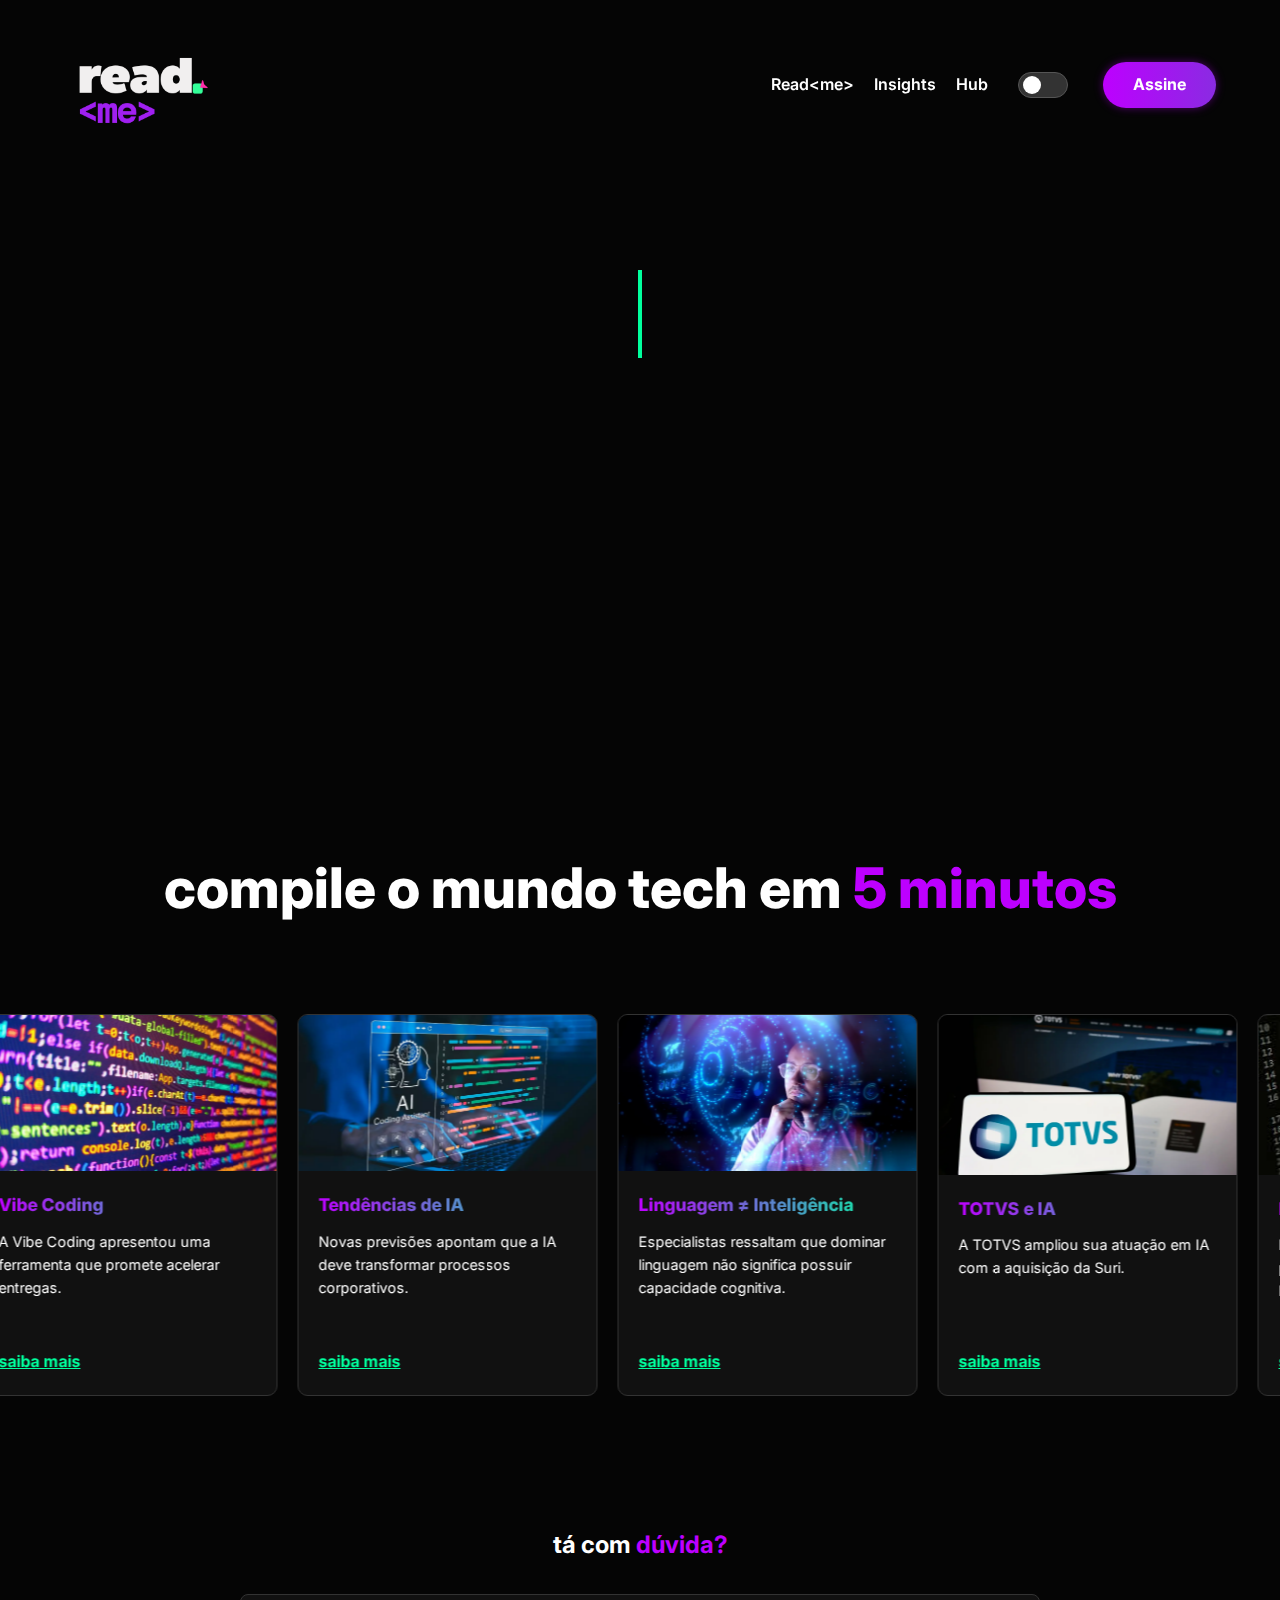
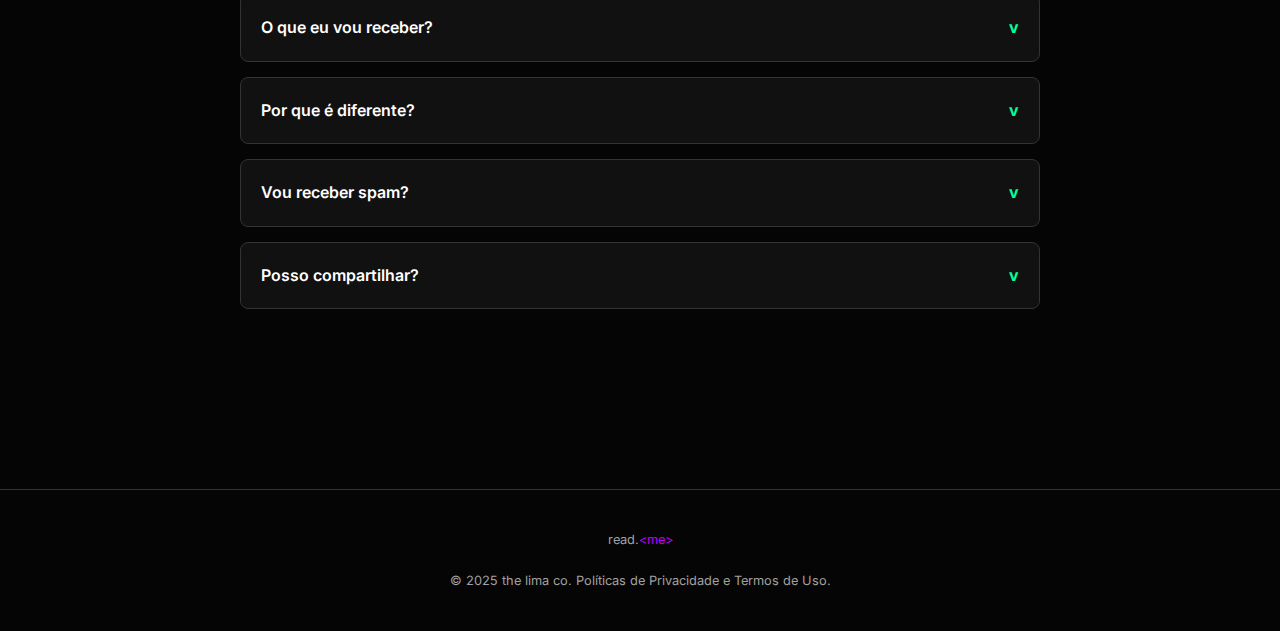
<file: index.html>
<!DOCTYPE html>
<html lang="pt-br">
<head>
    <meta charset="UTF-8">
    <meta name="viewport" content="width=device-width, initial-scale=1.0">
    <title>read.me | Cheat Sheet Tech</title>
    <link rel="stylesheet" href="assets/css/style.css">
</head>
<body class="preload">

    <script>
        (function() {
            const theme = localStorage.getItem('theme');
            if (theme === 'light-mode') {
                document.body.classList.add('light-mode');
            }
        })();
    </script>

  <nav>
        <a href="index.html" class="logo-link">
            <img src="assets/img/logo.png.png" alt="Read.me Logo" class="logo-img">
        </a>
        
        <a href="cadastro.html" class="btn-pill-gradient mobile-only-btn">Assine</a>

        <div class="hamburger-menu">
            <div class="bar"></div>
            <div class="bar"></div>
            <div class="bar"></div>
        </div>
        
        <div class="nav-right">
            <div class="nav-links">
                <a href="index.html">Read&lt;me&gt;</a>
                <a href="cadastro.html">Insights</a>
                <a href="interacao.html">Hub</a>
            </div>

            <div class="theme-switch-wrapper">
                <label class="theme-switch" for="checkbox-theme">
                    <input type="checkbox" id="checkbox-theme" />
                    <div class="slider round"></div>
                </label>
            </div>

            <a href="cadastro.html" class="btn-pill-gradient desktop-only-btn">Assine</a>
        </div>
    </nav>
    <header class="hero">
        <div class="hero-typewriter-container">
            <h1 class="hero-title type-line-1">
                O <span class="text-purple">cheat sheet</span> diário
            </h1>
            <h1 class="hero-title type-line-2">
                do <span class="text-green">universo tech.</span>
            </h1>
        </div>
        
        <p class="hero-slogan animate-text delay-2">Porque ninguém tem tempo de ler textão.</p>

        <form class="newsletter-form animate-text delay-2" action="cadastro.html" method="GET">
            <input type="email" name="email" placeholder="Insira seu email" required>
            <button type="submit" class="btn-purple">Quero ler</button>
        </form>
    </header>

    <section class="news-section">
        <div class="section-title">
             <div class="typewriter-center">
                <h2 class="type-news">
                    compile o mundo tech em <span style="color: #bd00ff;">5 minutos</span>
                </h2>
             </div>
        </div>

        <div class="marquee-container">
            <div class="marquee-content">
                <div class="news-card"><img src="assets/img/noticia1.png" alt="Noticia 1"><div class="card-content"><h3 class="title-gradient">Vibe Coding</h3><p>A Vibe Coding apresentou uma ferramenta que promete acelerar entregas.</p><a href="#" class="link-green">saiba mais</a></div></div>
                <div class="news-card"><img src="assets/img/noticia2.png" alt="Noticia 2"><div class="card-content"><h3 class="title-gradient">Tendências de IA</h3><p>Novas previsões apontam que a IA deve transformar processos corporativos.</p><a href="#" class="link-green">saiba mais</a></div></div>
                <div class="news-card"><img src="assets/img/noticia3.png" alt="Noticia 3"><div class="card-content"><h3 class="title-gradient">Linguagem ≠ Inteligência</h3><p>Especialistas ressaltam que dominar linguagem não significa possuir capacidade cognitiva.</p><a href="#" class="link-green">saiba mais</a></div></div>
                <div class="news-card"><img src="assets/img/noticia4.png" alt="Noticia 4"><div class="card-content"><h3 class="title-gradient">TOTVS e IA</h3><p>A TOTVS ampliou sua atuação em IA com a aquisição da Suri.</p><a href="#" class="link-green">saiba mais</a></div></div>
                <div class="news-card"><img src="assets/img/noticia5.png" alt="Noticia 5"><div class="card-content"><h3 class="title-gradient">Fim do JS?</h3><p>Novo framework baseado em Rust promete ser 10x mais rápido que o React.</p><a href="#" class="link-green">saiba mais</a></div></div>
                <div class="news-card"><img src="assets/img/noticia6.png" alt="Noticia 6"><div class="card-content"><h3 class="title-gradient">Vazamento Global</h3><p>Falha em servidor de nuvem expõe dados de big techs.</p><a href="#" class="link-green">saiba mais</a></div></div>
                <div class="news-card"><img src="assets/img/noticia7.png" alt="Noticia 7"><div class="card-content"><h3 class="title-gradient">NVIDIA dispara</h3><p>Com a alta demanda por chips de IA, as ações da empresa disparam novamente.</p><a href="#" class="link-green">saiba mais</a></div></div>
                <div class="news-card"><img src="assets/img/noticia8.png" alt="Noticia 8"><div class="card-content"><h3 class="title-gradient">Web 4.0</h3><p>Conceito de internet descentralizada ganha força com novos protocolos.</p><a href="#" class="link-green">saiba mais</a></div></div>

                <div class="news-card"><img src="assets/img/noticia1.png"><div class="card-content"><h3 class="title-gradient">Vibe Coding</h3><p>A Vibe Coding apresentou uma ferramenta que promete acelerar entregas.</p><a href="#" class="link-green">saiba mais</a></div></div>
                <div class="news-card"><img src="assets/img/noticia2.png"><div class="card-content"><h3 class="title-gradient">Tendências de IA</h3><p>Novas previsões apontam que a IA deve transformar processos corporativos.</p><a href="#" class="link-green">saiba mais</a></div></div>
                <div class="news-card"><img src="assets/img/noticia3.png"><div class="card-content"><h3 class="title-gradient">Linguagem ≠ Inteligência</h3><p>Especialistas ressaltam que dominar linguagem não significa possuir capacidade cognitiva.</p><a href="#" class="link-green">saiba mais</a></div></div>
                <div class="news-card"><img src="assets/img/noticia4.png"><div class="card-content"><h3 class="title-gradient">TOTVS e IA</h3><p>A TOTVS ampliou sua atuação em IA com a aquisição da Suri.</p><a href="#" class="link-green">saiba mais</a></div></div>
                <div class="news-card"><img src="assets/img/noticia5.png"><div class="card-content"><h3 class="title-gradient">Fim do JS?</h3><p>Novo framework baseado em Rust promete ser 10x mais rápido que o React.</p><a href="#" class="link-green">saiba mais</a></div></div>
                <div class="news-card"><img src="assets/img/noticia6.png"><div class="card-content"><h3 class="title-gradient">Vazamento Global</h3><p>Falha em servidor de nuvem expõe dados de big techs.</p><a href="#" class="link-green">saiba mais</a></div></div>
                <div class="news-card"><img src="assets/img/noticia7.png"><div class="card-content"><h3 class="title-gradient">NVIDIA dispara</h3><p>Com a alta demanda por chips de IA, as ações da empresa disparam novamente.</p><a href="#" class="link-green">saiba mais</a></div></div>
                <div class="news-card"><img src="assets/img/noticia8.png"><div class="card-content"><h3 class="title-gradient">Web 4.0</h3><p>Conceito de internet descentralizada ganha força com novos protocolos.</p><a href="#" class="link-green">saiba mais</a></div></div>
            </div>
        </div>
    </section>

    <section class="faq-section">
        <h2 style="margin-bottom: 30px; text-align: center;">tá com <span style="color: #bd00ff;">dúvida?</span></h2>
        <div class="faq-container">
            <div class="faq-item">
                <div class="faq-question"><span>O que eu vou receber?</span><span class="arrow">v</span></div>
                <div class="faq-answer"><p>Um resumo direto e imparcial das principais notícias do mundo Tech.</p></div>
            </div>
            <div class="faq-item">
                <div class="faq-question"><span>Por que é diferente?</span><span class="arrow">v</span></div>
                <div class="faq-answer"><p>Se chegou até aqui, já temos sua atenção. Leia e descubra!</p></div>
            </div>
            <div class="faq-item">
                <div class="faq-question"><span>Vou receber spam?</span><span class="arrow">v</span></div>
                <div class="faq-answer"><p>Não! Só enviamos conteúdos relevantes.</p></div>
            </div>
            <div class="faq-item">
                <div class="faq-question"><span>Posso compartilhar?</span><span class="arrow">v</span></div>
                <div class="faq-answer"><p>Claro! Vamos deixar todo mundo por dentro.</p></div>
            </div>
        </div>
    </section>

    <footer>
        <div class="logo" style="margin-bottom: 20px;">read.<span style="color: #bd00ff;">&lt;me&gt;</span></div>
        <p>&copy; 2025 the lima co. Políticas de Privacidade e Termos de Uso.</p>
    </footer>

    <script src="assets/js/script.js"></script>
</body>
</html>
</file>
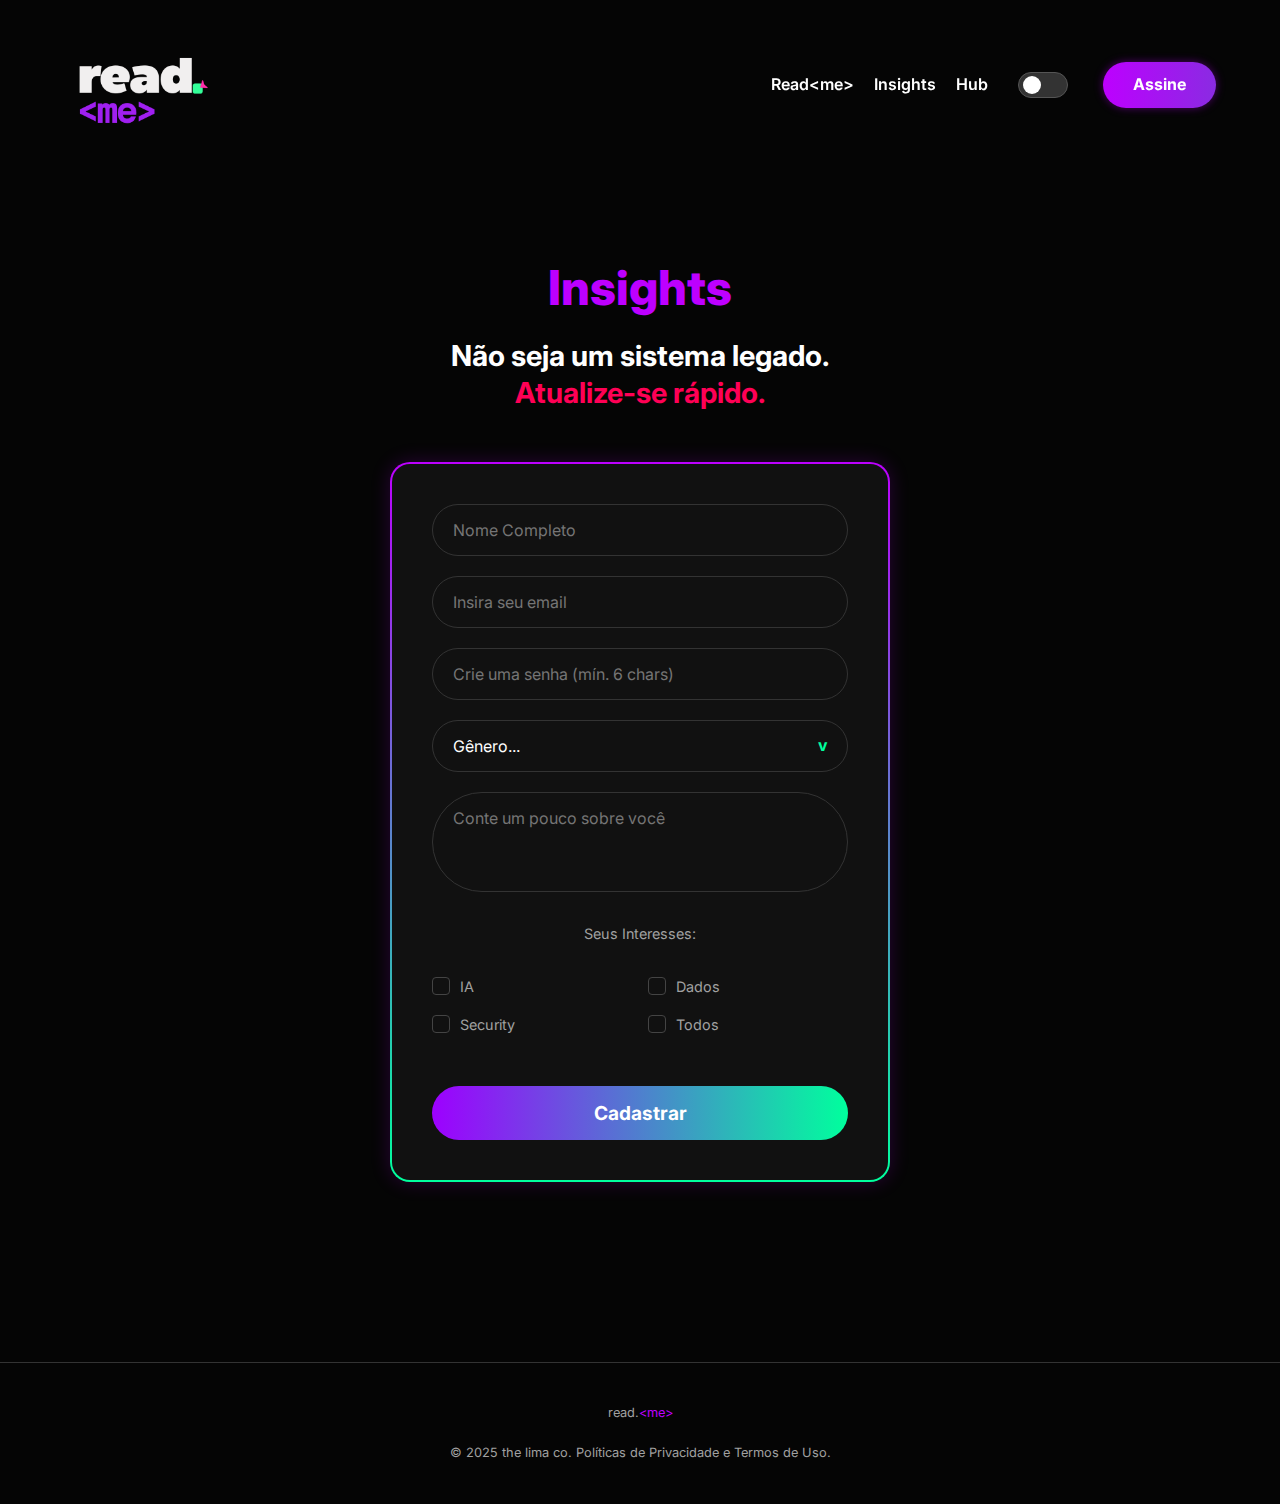
<file: cadastro.html>
<!DOCTYPE html>
<html lang="pt-br">
<head>
    <meta charset="UTF-8">
    <meta name="viewport" content="width=device-width, initial-scale=1.0">
    <title>Cadastro | read.me</title>
    <link rel="stylesheet" href="assets/css/style.css">
</head>
<body class="preload">

    <script>
        (function() {
            const theme = localStorage.getItem('theme');
            if (theme === 'light-mode') document.body.classList.add('light-mode');
        })();
    </script>

   <nav>
        <a href="index.html" class="logo-link">
            <img src="assets/img/logo.png.png" alt="Read.me Logo" class="logo-img">
        </a>
        
        <a href="cadastro.html" class="btn-pill-gradient mobile-only-btn">Assine</a>

        <div class="hamburger-menu">
            <div class="bar"></div>
            <div class="bar"></div>
            <div class="bar"></div>
        </div>
        
        <div class="nav-right">
            <div class="nav-links">
                <a href="index.html">Read&lt;me&gt;</a>
                <a href="cadastro.html">Insights</a>
                <a href="interacao.html">Hub</a>
            </div>

            <div class="theme-switch-wrapper">
                <label class="theme-switch" for="checkbox-theme">
                    <input type="checkbox" id="checkbox-theme" />
                    <div class="slider round"></div>
                </label>
            </div>

            <a href="cadastro.html" class="btn-pill-gradient desktop-only-btn">Assine</a>
        </div>
    </nav>
    <section class="insights-container">
        <h1 class="page-title">Insights</h1>
        <h2 class="page-subtitle">Não seja um sistema legado.<br><span class="text-pink">Atualize-se rápido.</span></h2>

        <div class="neon-card-wrapper">
            <div class="neon-card-content">
                <div id="form-messages" class="form-messages"></div>
                <form class="insights-form" novalidate>
                    <input type="text" id="nome" placeholder="Nome Completo" class="form-input" required>
                    <input type="email" id="email-input" placeholder="Insira seu email" class="form-input" required>
                    <input type="password" id="senha" placeholder="Crie uma senha (mín. 6 chars)" class="form-input" required>
                    <div class="custom-select-wrapper">
                        <select id="genero" class="form-input" required>
                            <option value="" disabled selected>Gênero...</option>
                            <option value="masculino">Masculino</option>
                            <option value="feminino">Feminino</option>
                            <option value="outro">Outro</option>
                        </select>
                        <span class="select-arrow">v</span>
                    </div>
                    <textarea id="bio" placeholder="Conte um pouco sobre você" class="form-input bio-textarea"></textarea>
                    <p style="color: #a1a1a1; margin-top: 10px; font-size: 0.9rem;">Seus Interesses:</p>
                    <div class="checkbox-grid">
                        <label class="checkbox-container"><input type="checkbox" name="interesse" value="IA"><span class="checkmark"></span> IA</label>
                        <label class="checkbox-container"><input type="checkbox" name="interesse" value="Dados"><span class="checkmark"></span> Dados</label>
                        <label class="checkbox-container"><input type="checkbox" name="interesse" value="Seguranca"><span class="checkmark"></span> Security</label>
                        <label class="checkbox-container"><input type="checkbox" name="interesse" value="Todos"><span class="checkmark"></span> Todos</label>
                    </div>
                    <button type="submit" class="btn-large-gradient">Cadastrar</button>
                </form>
            </div>
        </div>
    </section>

    <footer>
        <div class="logo" style="margin-bottom: 20px;">read.<span style="color: #bd00ff;">&lt;me&gt;</span></div>
        <p>&copy; 2025 the lima co. Políticas de Privacidade e Termos de Uso.</p>
    </footer>

    <script src="assets/js/script.js"></script>
</body>
</html>
</file>
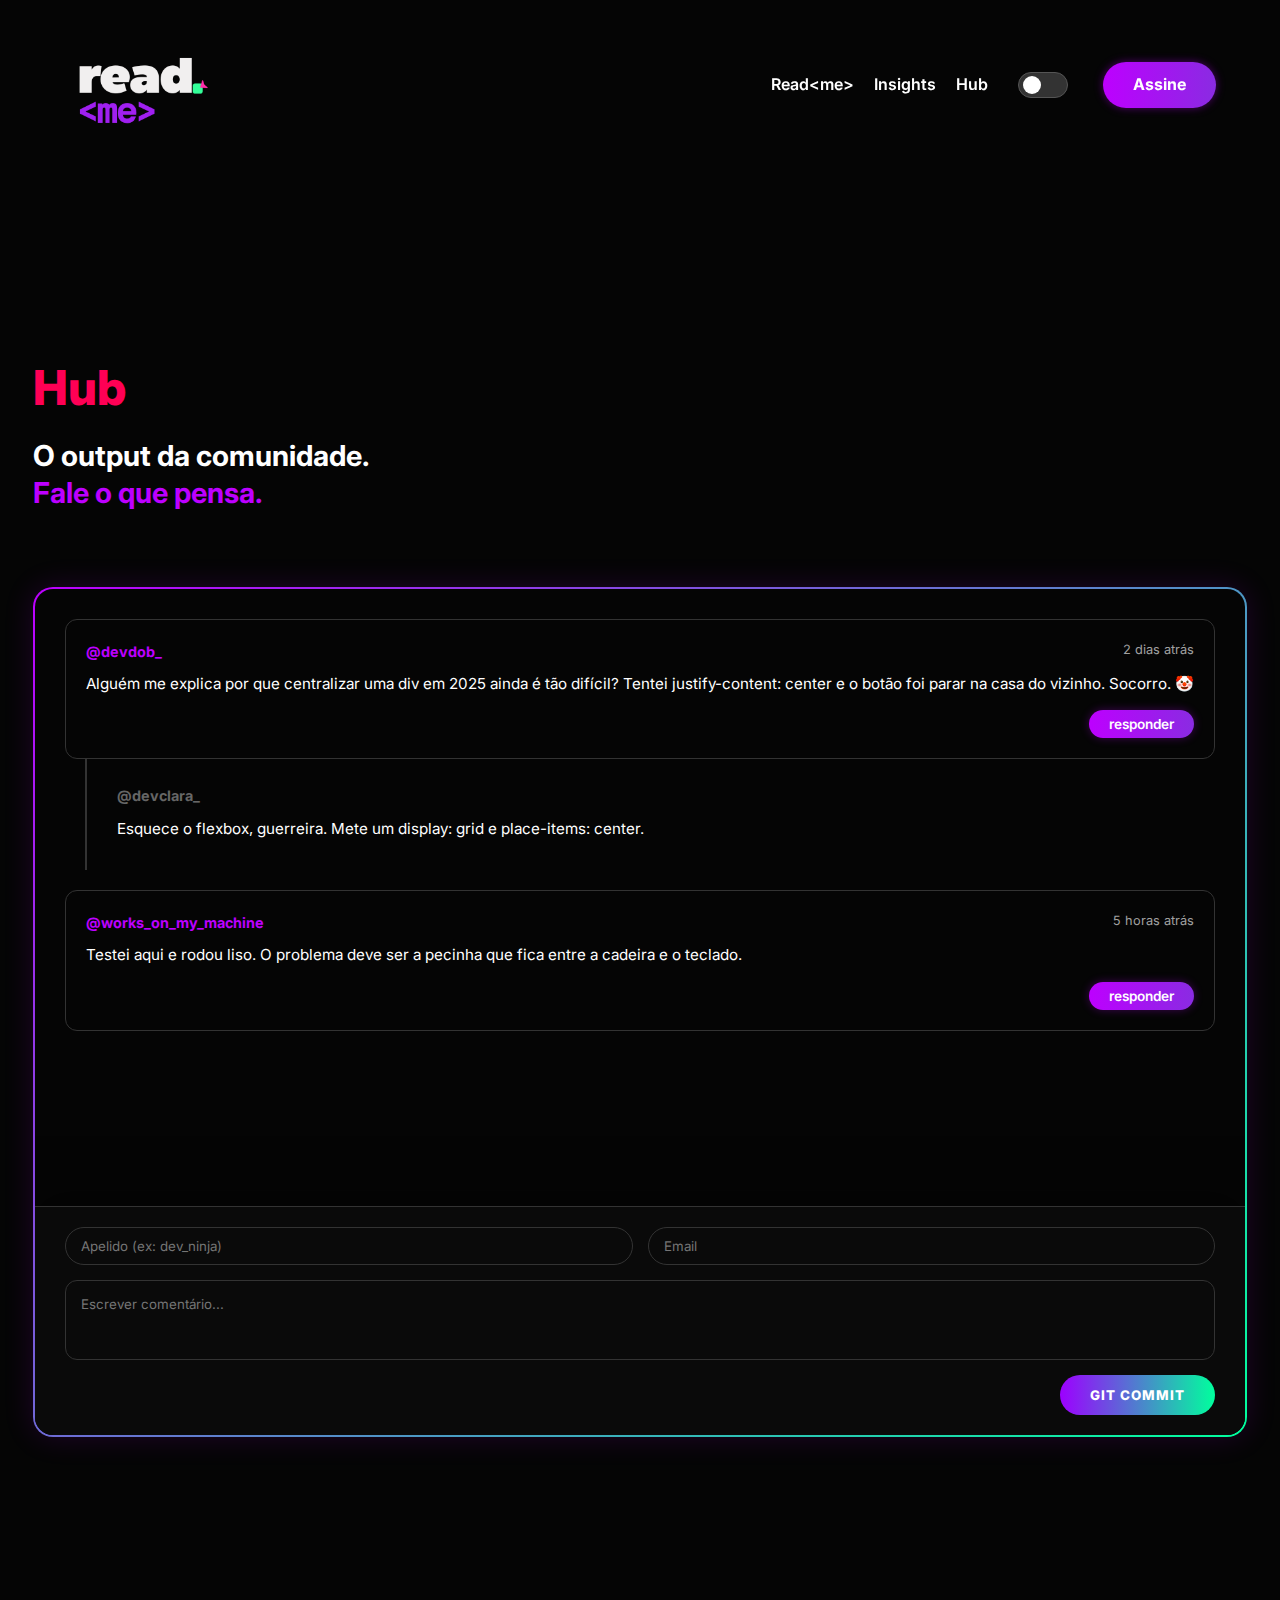
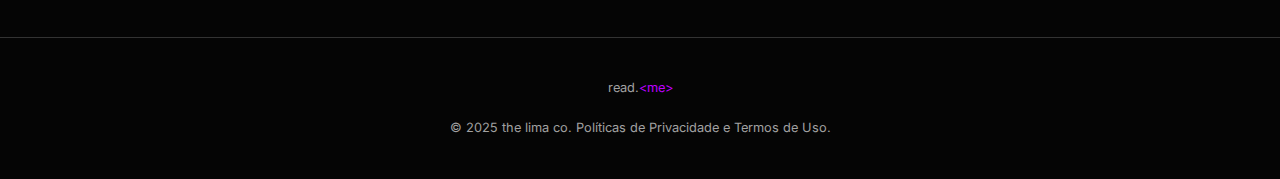
<file: interacao.html>
<!DOCTYPE html>
<html lang="pt-br">
<head>
    <meta charset="UTF-8">
    <meta name="viewport" content="width=device-width, initial-scale=1.0">
    <title>Interação | read.me</title>
    <link rel="stylesheet" href="assets/css/style.css">
    <link href='https://unpkg.com/boxicons@2.1.4/css/boxicons.min.css' rel='stylesheet'>
</head>
<body class="preload">

    <script>
        (function() {
            const theme = localStorage.getItem('theme');
            if (theme === 'light-mode') document.body.classList.add('light-mode');
        })();
    </script>

    <nav>
        <a href="index.html" class="logo-link">
            <img src="assets/img/logo.png.png" alt="Read.me Logo" class="logo-img">
        </a>
        
        <a href="cadastro.html" class="btn-pill-gradient mobile-only-btn">Assine</a>

        <div class="hamburger-menu">
            <div class="bar"></div>
            <div class="bar"></div>
            <div class="bar"></div>
        </div>
        
        <div class="nav-right">
            <div class="nav-links">
                <a href="index.html">Read&lt;me&gt;</a>
                <a href="cadastro.html">Insights</a>
                <a href="interacao.html">Hub</a>
            </div>

            <div class="theme-switch-wrapper">
                <label class="theme-switch" for="checkbox-theme">
                    <input type="checkbox" id="checkbox-theme" />
                    <div class="slider round"></div>
                </label>
            </div>

            <a href="cadastro.html" class="btn-pill-gradient desktop-only-btn">Assine</a>
        </div>
    </nav>
    <section class="hub-section">
        
        <div class="hub-header-text">
            <h1 class="page-title text-pink">Hub</h1>
            <h2 class="page-subtitle">O output da comunidade.<br><span style="color: #bd00ff;">Fale o que pensa.</span></h2>
        </div>

        <div class="hub-container-neon">
            <div class="hub-inner-content">
                
                <div class="feed-scroll-area">
                    
                    <div class="post-thread">
                        <div class="post-card">
                            <div class="post-header">
                                <span class="user-handle">@devdob_</span>
                                <span class="post-time">2 dias atrás</span>
                            </div>
                            <p class="post-body">
                                Alguém me explica por que centralizar uma div em 2025 ainda é tão difícil? Tentei justify-content: center e o botão foi parar na casa do vizinho. Socorro. 🤡
                            </p>
                            <div class="post-actions">
                                <button class="btn-reply">responder</button>
                            </div>
                        </div>

                        <div class="post-reply">
                            <div class="reply-line"></div> 
                            <div class="post-card reply-card">
                                <div class="post-header">
                                    <span class="user-handle" style="color: #666;">@devclara_</span>
                                </div>
                                <p class="post-body">
                                    Esquece o flexbox, guerreira. Mete um display: grid e place-items: center.
                                </p>
                            </div>
                        </div>
                    </div>

                    <div class="post-thread">
                        <div class="post-card">
                            <div class="post-header">
                                <span class="user-handle">@works_on_my_machine</span>
                                <span class="post-time">5 horas atrás</span>
                            </div>
                            <p class="post-body">
                                Testei aqui e rodou liso. O problema deve ser a pecinha que fica entre a cadeira e o teclado.
                            </p>
                            <div class="post-actions">
                                <button class="btn-reply">responder</button>
                            </div>
                        </div>
                    </div>

                </div> 

                <div class="hub-input-area">
                    <div class="reply-status-bar" id="reply-status">
                        <span>Respondendo a <strong id="reply-target-name">@alguem</strong></span>
                        <button class="btn-cancel-reply-mode">✕</button>
                    </div>

                    <div class="input-row">
                        <input type="text" id="hub-apelido" placeholder="Apelido (ex: dev_ninja)" class="hub-input">
                        <input type="email" placeholder="Email" class="hub-input">
                    </div>
                    <textarea id="hub-msg" placeholder="Escrever comentário..." class="hub-textarea"></textarea>
                    
                    <div class="hub-actions">
                        <button class="btn-git-commit">GIT COMMIT</button>
                    </div>
                </div>

            </div>
        </div>

    </section>

    <footer>
        <div class="logo" style="margin-bottom: 20px;">read.<span style="color: #bd00ff;">&lt;me&gt;</span></div>
        <p>&copy; 2025 the lima co. Políticas de Privacidade e Termos de Uso.</p>
    </footer>

    <script src="assets/js/script.js"></script>
</body>
</html>
</file>
<file: assets/css/style.css>
/* --- 1. CONFIGURAÇÕES GERAIS E VARIÁVEIS --- */
@import url('https://fonts.googleapis.com/css2?family=Inter:wght@300;400;600;700;800&display=swap');

:root {
    /* Cores PADRÃO (Modo Escuro) */
    --bg-color: #050505;
    --text-color: #ffffff;
    --primary-purple: #bd00ff;
    --primary-green: #00ff9d; /* Verde Neon Original */
    --card-bg: #111111;
    --input-bg: transparent;
    --input-border: #333;
    --gray-text: #a1a1a1;
    --nav-bg: rgba(5, 5, 5, 0.8);
    --hub-bg: #050505;
    --hub-input-bg: #0a0a0a;
}

/* RESET */
* { margin: 0; padding: 0; box-sizing: border-box; font-family: 'Inter', sans-serif; }

body { 
    background-color: var(--bg-color); 
    color: var(--text-color); 
    line-height: 1.6; 
    overflow-x: hidden; 
    width: 100%;
    display: flex;
    flex-direction: column;
    min-height: 100vh;
    
    /* CORREÇÃO IMPORTANTE: Site visível por padrão */
    opacity: 1; 
    transition: background-color 0.3s ease, color 0.3s ease;
}

/* CLASSE ANTI-MOVIMENTO (Para carregamento sem piscar) */
.preload * { transition: none !important; -webkit-transition: none !important; }


/* --- 2. HEADER & NAVEGAÇÃO --- */
nav {
    display: flex; justify-content: space-between; align-items: center; 
    padding: 5px 5%; width: 100%; position: relative; z-index: 9999;
    background-color: var(--nav-bg);
    backdrop-filter: blur(10px);
}

.logo-link { display: flex; align-items: center; }
.logo-img { height: 160px; width: auto; object-fit: contain; }

.nav-right { display: flex; align-items: center; gap: 20px; }

.nav-links { display: flex; align-items: center; } /* Garante alinhamento no PC */

.nav-links a {
    color: var(--text-color);
    text-decoration: none; margin: 0 10px; font-weight: 600; transition: 0.3s; 
}
.nav-links a:hover { color: var(--primary-purple); }

/* Interruptor */
.theme-switch-wrapper { display: flex; align-items: center; margin-right: 15px; }
.theme-switch { display: inline-block; height: 26px; position: relative; width: 50px; }
.theme-switch input { display: none; }
.slider { background-color: #333; bottom: 0; cursor: pointer; left: 0; position: absolute; right: 0; top: 0; transition: .4s; border: 1px solid #555; }
.slider:before { background-color: #fff; bottom: 3px; content: ""; height: 18px; left: 4px; position: absolute; transition: .4s; width: 18px; }
input:checked + .slider { background-color: var(--primary-purple); border-color: var(--primary-purple); }
input:checked + .slider:before { transform: translateX(24px); }
.slider.round { border-radius: 34px; }
.slider.round:before { border-radius: 50%; }

/* Botão Assine */
.btn-pill-gradient {
    background: linear-gradient(90deg, var(--primary-purple), #8a2be2); 
    padding: 10px 30px; border-radius: 50px; color: white; text-decoration: none; font-weight: bold; transition: 0.3s;
    box-shadow: 0 0 10px rgba(189, 0, 255, 0.4); 
}
.btn-pill-gradient:hover { transform: scale(1.05); box-shadow: 0 0 20px var(--primary-purple); }


/* --- 3. HERO SECTION --- */
.hero { display: flex; flex-direction: column; align-items: center; text-align: center; padding: 100px 30px 60px; width: 100%; max-width: 1200px; margin: 0 auto; }
.hero-typewriter-container { display: flex; flex-direction: column; align-items: center; justify-content: center; margin-bottom: 80px; }

.hero-title {
    font-size: 5.5rem; font-weight: 800; line-height: 1; margin: 0;
    color: var(--text-color);
    letter-spacing: -5px; display: inline-block; overflow: hidden; white-space: nowrap; width: 0;              
}

.text-purple { color: #bd00ff; }
.text-green { color: var(--primary-green); }

.type-line-1 { border-right: 4px solid var(--primary-green); animation: typing 3s steps(30, end) forwards, blink-caret .75s step-end infinite, hide-caret 0s step-end 3s forwards; }
.type-line-2 { border-right: 4px solid transparent; animation: show-caret 0s step-end 3s forwards, typing 2.5s steps(25, end) 3s forwards, blink-caret .75s step-end 3s infinite; }
@keyframes typing { from { width: 0; } to { width: 100%; } }
@keyframes blink-caret { from, to { border-color: transparent } 50% { border-color: var(--primary-green); } }
@keyframes hide-caret { to { border-right-color: transparent; } }
@keyframes show-caret { to { border-right-color: var(--primary-green); } }

.hero-slogan { font-size: 1.8rem; color: var(--gray-text); margin-bottom: 40px; font-weight: 700; }

.newsletter-form { 
    background: var(--card-bg);
    display: flex; justify-content: space-between; align-items: center; padding: 5px; border-radius: 50px; 
    box-shadow: 0 0 20px rgba(189, 0, 255, 0.15); width: 100%; max-width: 450px; margin-bottom: 60px; 
    border: 1px solid var(--input-border);
}
.newsletter-form input { border: none; background: transparent; padding: 15px 25px; flex-grow: 1; font-size: 1rem; color: var(--text-color); outline: none; }

.btn-purple {
    background: linear-gradient(90deg, var(--primary-purple), #8a2be2);
    color: white; border: none; padding: 12px 35px; border-radius: 40px; font-weight: 600; cursor: pointer; transition: 0.3s; margin: 2px;
}
.btn-purple:hover { transform: scale(1.02); box-shadow: 0 0 15px rgba(189, 0, 255, 0.5); }
.animate-text { opacity: 0; transform: translateY(20px); animation: fadeInUp 1.0s ease forwards; }
.delay-2 { animation-delay: 0.5s; } 
@keyframes fadeInUp { to { opacity: 1; transform: translateY(0); } }


/* --- 4. NOTÍCIAS (Marquee) --- */
.news-section { width: 100%; overflow: hidden; padding-bottom: 50px; position: relative; }
.section-title { text-align: center; margin: 50px 0 80px; display: flex; justify-content: center; }
.type-news { font-size: 3.5rem; font-weight: 800; width: auto; border: none; animation: none; color: var(--text-color); }
.marquee-container { width: 100%; overflow: hidden; position: relative; cursor: grab; }
.marquee-container:active { cursor: grabbing; }
.marquee-content { display: flex; width: max-content; gap: 20px; animation: none !important; will-change: transform; transform: translateX(0); }

.news-card { 
    background-color: var(--card-bg); 
    border-radius: 10px; width: 300px; flex-shrink: 0; 
    border: 1px solid var(--input-border); 
    overflow: hidden; transition: 0.3s; display: flex; flex-direction: column; 
}
.news-card:hover { border-color: var(--primary-green); }
.news-card img { width: 100%; height: 160px; object-fit: cover; }
.card-content { padding: 20px; display: flex; flex-direction: column; height: 100%; min-height: 220px; }
.title-gradient { background: linear-gradient(90deg, var(--primary-purple), var(--primary-green)); -webkit-background-clip: text; -webkit-text-fill-color: transparent; font-weight: 800; margin-bottom: 10px; font-size: 1.1rem; }
.card-content p { color: var(--text-color); font-size: 0.9rem; margin-bottom: auto; }
.link-green { color: var(--primary-green); text-decoration: underline; font-weight: bold; margin-top: 15px; }


/* --- 5. CADASTRO --- */
.insights-container { padding: 80px 20px; display: flex; flex-direction: column; align-items: center; text-align: center; }
.page-title { font-size: 3rem; color: var(--primary-purple); font-weight: 800; margin-bottom: 10px; }
.page-subtitle { font-size: 1.8rem; color: var(--text-color); font-weight: 700; margin-bottom: 50px; line-height: 1.3; }
.text-pink { color: #ff0055; }
.neon-card-wrapper { position: relative; width: 100%; max-width: 500px; border-radius: 20px; background: linear-gradient(180deg, var(--primary-purple), var(--primary-green)); padding: 2px; box-shadow: 0 0 20px rgba(189, 0, 255, 0.2); }
.neon-card-content { 
    background: var(--card-bg); 
    border-radius: 18px; padding: 40px; width: 100%; height: 100%; 
}
.insights-form { display: flex; flex-direction: column; gap: 20px; }

.form-input { 
    width: 100%; 
    background: var(--input-bg); 
    border: 1px solid var(--input-border); 
    padding: 15px 20px; border-radius: 50px; 
    color: var(--text-color); 
    font-size: 1rem; outline: none; transition: 0.3s; appearance: none; 
}
.form-input:focus { border-color: var(--primary-purple); box-shadow: 0 0 10px rgba(189, 0, 255, 0.2); }
.custom-select-wrapper { position: relative; }
.select-arrow { position: absolute; right: 20px; top: 50%; transform: translateY(-50%); color: var(--primary-green); pointer-events: none; font-weight: bold; }
.form-input option { background-color: var(--card-bg); color: var(--text-color); }

.checkbox-grid { display: grid; grid-template-columns: 1fr 1fr; gap: 15px; text-align: left; margin: 10px 0 20px; }
.checkbox-container { display: flex; align-items: center; gap: 10px; cursor: pointer; font-size: 0.9rem; color: var(--gray-text); }
.checkbox-container input { display: none; }
.checkmark { height: 18px; width: 18px; background-color: transparent; border: 1px solid #444; border-radius: 4px; display: inline-block; position: relative; }
.checkbox-container input:checked ~ .checkmark { background-color: var(--primary-purple); border-color: var(--primary-purple); }
.btn-large-gradient { width: 100%; background: linear-gradient(90deg, #9d00ff, var(--primary-green)); border: none; padding: 15px; border-radius: 50px; color: white; font-weight: bold; font-size: 1.2rem; cursor: pointer; transition: 0.3s; margin-top: 10px; }

.bio-textarea { height: 100px; resize: none; font-family: 'Inter', sans-serif; }
.form-messages { background-color: rgba(255, 0, 85, 0.1); border: 1px solid #ff0055; color: #ff0055; padding: 10px; border-radius: 8px; margin-bottom: 20px; font-size: 0.9rem; display: none; text-align: left; }
.form-messages ul { list-style-position: inside; padding-left: 5px; }
@keyframes shake { 0% { transform: translateX(0); } 25% { transform: translateX(-5px); } 50% { transform: translateX(5px); } 75% { transform: translateX(-5px); } 100% { transform: translateX(0); } }


/* --- 6. INTERAÇÃO / HUB (TELA CHEIA) --- */
.hub-section {
    min-height: 100vh;
    height: auto; 
    max-width: 1400px;
    padding: 0 2% 100px; 
    display: flex;
    flex-direction: column;
    justify-content: flex-start; 
    padding-top: 180px; 
    margin: 0 auto;
    box-sizing: border-box;
    position: relative;
    z-index: 1;
}

.hub-header-text { margin-bottom: 25px; flex-shrink: 0; }

.hub-container-neon {
    width: 100%;
    /* Altura GRANDE restaurada */
    height: 850px;
    border-radius: 20px;
    background: linear-gradient(135deg, var(--primary-purple), var(--primary-green));
    padding: 2px;
    box-shadow: 0 0 30px rgba(189, 0, 255, 0.15);
    position: relative; 
    box-sizing: border-box;
}

.hub-inner-content { 
    background: var(--hub-bg); 
    width: 100%; height: 100%; border-radius: 18px; position: relative; overflow: hidden; 
}

.feed-scroll-area { width: 100%; height: 100%; overflow-y: auto; padding: 30px 30px 220px 30px; scroll-behavior: smooth; }
.feed-scroll-area::-webkit-scrollbar { width: 8px; }
.feed-scroll-area::-webkit-scrollbar-track { background: var(--card-bg); }
.feed-scroll-area::-webkit-scrollbar-thumb { background: #333; border-radius: 4px; }

.post-thread { display: flex; flex-direction: column; gap: 10px; margin-bottom: 20px; }
.post-card { 
    background: var(--input-bg); 
    border: 1px solid var(--input-border); 
    border-radius: 12px; padding: 20px; position: relative; transition: 0.2s; 
}
.post-card:hover { border-color: var(--primary-purple); }
.post-header { display: flex; justify-content: space-between; margin-bottom: 10px; font-size: 0.9rem; }
.user-handle { font-weight: 700; color: var(--primary-purple); }
.post-time { color: var(--gray-text); font-size: 0.8rem; }
.post-body { font-size: 0.95rem; color: var(--text-color); line-height: 1.5; margin-bottom: 15px; }
.post-actions { display: flex; justify-content: flex-end; }

/* Botões Padronizados */
.btn-reply {
    background: linear-gradient(90deg, var(--primary-purple), #8a2be2);
    color: white; border: none; padding: 6px 20px; border-radius: 20px; font-size: 0.85rem; font-weight: 600; cursor: pointer; transition: 0.3s; box-shadow: 0 0 10px rgba(189, 0, 255, 0.3);
}
.btn-reply:hover { transform: scale(1.05); box-shadow: 0 0 15px var(--primary-purple); }

.post-reply { display: flex; gap: 15px; padding-left: 20px; }
.reply-line { width: 2px; background: #333; margin-top: -10px; }
.reply-card { border: none; background: transparent; width: 100%; font-size: 0.9rem; padding: 15px; }

.hub-input-area { 
    position: absolute; bottom: 0; left: 0; right: 0; 
    background: var(--hub-input-bg); 
    border-top: 1px solid var(--input-border); 
    padding: 20px 30px; display: flex; flex-direction: column; gap: 15px; z-index: 100; 
    box-shadow: 0 -10px 40px rgba(0,0,0,0.5); 
}

.reply-status-bar { background: var(--card-bg); color: var(--primary-green); padding: 8px 15px; font-size: 0.85rem; display: none; justify-content: space-between; align-items: center; border-bottom: 1px solid var(--input-border); animation: slideUp 0.3s ease; }
.btn-cancel-reply-mode { background: transparent; border: none; color: var(--gray-text); cursor: pointer; font-weight: bold; font-size: 1rem; }
@keyframes slideUp { from { height: 0; opacity: 0; } to { height: auto; opacity: 1; } }

.input-row { display: flex; gap: 15px; }
.hub-input { 
    background: var(--input-bg); border: 1px solid var(--input-border); 
    padding: 10px 15px; border-radius: 20px; color: var(--text-color); width: 100%; outline: none; 
}
.hub-input:focus { border-color: var(--primary-green); }
.hub-textarea { 
    background: var(--input-bg); border: 1px solid var(--input-border); 
    border-radius: 12px; padding: 15px; color: var(--text-color); width: 100%; height: 80px; resize: none; outline: none; font-family: 'Inter', sans-serif; 
}
.hub-textarea:focus { border-color: var(--primary-green); }
.hub-actions { display: flex; justify-content: flex-end; }

.btn-git-commit { background: linear-gradient(90deg, #9d00ff, var(--primary-green)); border: none; padding: 12px 30px; border-radius: 25px; color: white; font-weight: 800; font-family: 'Inter', sans-serif; cursor: pointer; transition: 0.3s; text-transform: uppercase; letter-spacing: 1px; }
.btn-git-commit:hover { transform: scale(1.05); box-shadow: 0 0 15px rgba(0, 255, 157, 0.4); }


/* --- 7. FAQ (Dúvidas) --- */
.faq-section { display: block; padding: 80px 5%; width: 100%; background-color: var(--bg-color); position: relative; z-index: 10; }
.faq-container { max-width: 800px; margin: 0 auto; display: flex; flex-direction: column; gap: 15px; }
.faq-item { background: var(--card-bg); border: 1px solid var(--input-border); border-radius: 8px; overflow: hidden; transition: all 0.3s ease; width: 100%; }
.faq-question { padding: 20px; display: flex; justify-content: space-between; align-items: center; cursor: pointer; font-weight: 600; user-select: none; color: var(--text-color); }
.faq-question .arrow { color: var(--primary-green); font-weight: bold; transition: 0.3s; }
.faq-answer { max-height: 0; overflow: hidden; padding: 0 20px; color: var(--gray-text); transition: max-height 0.4s ease, padding 0.4s ease; }
.faq-item.active .faq-answer { max-height: 500px; padding: 0 20px 25px 20px; } 
.faq-item.active .arrow { transform: rotate(180deg); } 
.faq-item.active { border-color: var(--primary-purple); }


/* --- 8. FOOTER --- */
footer { text-align: center; padding: 40px; margin-top: 100px; border-top: 1px solid var(--input-border); color: var(--gray-text); font-size: 0.8rem; position: relative; z-index: 10; background: var(--bg-color); }


/* --- 9. MODO CLARO (CONFIGURAÇÃO DE VARIÁVEIS) --- */
body.light-mode {
    --bg-color: #f4f4f9;       
    --text-color: #111111;     
    --card-bg: #ffffff;        
    --input-bg: transparent;   
    --input-border: #ccc;      
    --gray-text: #555555;      
    --nav-bg: rgba(255, 255, 255, 0.9);
    --hub-bg: #ffffff;         
    --hub-input-bg: #ffffff;   
}

/* Ajustes específicos */
body.light-mode .logo-link { filter: invert(1); }
body.light-mode .news-card { box-shadow: 0 5px 15px rgba(0,0,0,0.05); }
body.light-mode .hub-input-area { box-shadow: 0 -5px 20px rgba(0,0,0,0.1); }
body.light-mode .checkmark { border-color: #ccc; }
body.light-mode .post-card { background: transparent; border-color: #ddd; }
body.light-mode .reply-card { background: #f9f9f9; }


/* --- 10. RESPONSIVO E MOBILE (FINAL) --- */

/* Classes de Controle */
.mobile-only-btn { display: none; } /* Escondido no PC */
.desktop-only-btn { display: inline-block; } /* Visível no PC */

/* Botão Hambúrguer */
.hamburger-menu {
    display: none; cursor: pointer; flex-direction: column; gap: 5px; z-index: 10001;
}
.bar {
    width: 25px; height: 3px; background-color: var(--text-color);
    transition: 0.3s; border-radius: 5px;
}

@media (max-width: 768px) {
    /* Header */
    nav { padding: 10px 5%; justify-content: space-between; }
    .logo-img { height: 120px; }

    /* Botões Mobile */
    .mobile-only-btn { display: inline-block; padding: 8px 20px; font-size: 0.9rem; }
    .desktop-only-btn { display: none !important; } 
    .hamburger-menu { display: flex; }

    /* MENU GAVETA */
    .nav-right {
        position: fixed; top: -100vh; left: 0; width: 100%; height: auto;
        padding: 80px 0 40px;
        background-color: rgba(5, 5, 5, 0.95); backdrop-filter: blur(15px);
        flex-direction: column; align-items: center; justify-content: flex-start;
        gap: 30px; transition: 0.4s ease; z-index: 10000;
        border-bottom: 2px solid var(--primary-purple);
        box-shadow: 0 10px 30px rgba(0,0,0,0.5);
    }
    
    body.light-mode .nav-right { background-color: rgba(255, 255, 255, 0.95); }
    .nav-right.active { top: 0; }

    .nav-links { flex-direction: column; gap: 25px; text-align: center; width: 100%; }
    .nav-links a { font-size: 1.5rem; margin: 0; display: block; }

    /* Switch Mobile */
    .theme-switch-wrapper { margin-right: 0; margin-top: 20px; transform: scale(1.2); }

    /* Animação Hambúrguer */
    .hamburger-menu.active .bar:nth-child(2) { opacity: 0; }
    .hamburger-menu.active .bar:nth-child(1) { transform: translateY(8px) rotate(45deg); }
    .hamburger-menu.active .bar:nth-child(3) { transform: translateY(-8px) rotate(-45deg); }

    /* Ajustes Gerais */
    .hero-title { font-size: 2.5rem; letter-spacing: -2px; }
    .type-news { font-size: 2rem; }
    .newsletter-form { flex-direction: column; background: transparent; box-shadow: none; border: none; gap: 10px; width: 100%; }
    .newsletter-form input { background: var(--card-bg); border-radius: 50px; text-align: center; width: 100%; border: 1px solid var(--input-border); }
    .btn-purple { width: 100%; }
    
    .checkbox-grid { grid-template-columns: 1fr; }
    .hub-container-neon { height: 75vh; }
    .input-row { flex-direction: column; gap: 10px; }
    .post-reply { padding-left: 10px; }
    
    /* Carrossel Horizontal */
    .marquee-container {
        overflow-x: auto; overflow-y: hidden; -webkit-overflow-scrolling: touch; cursor: grab; padding: 20px 0; scroll-snap-type: x mandatory; 
    }
    .marquee-content { animation: none !important; gap: 15px; padding: 0 5%; display: flex; flex-wrap: nowrap; width: auto; }
    .news-card { width: 280px; flex: 0 0 auto; margin-bottom: 0; scroll-snap-align: center; box-shadow: 0 5px 15px rgba(0,0,0,0.2); }
}
</file>
